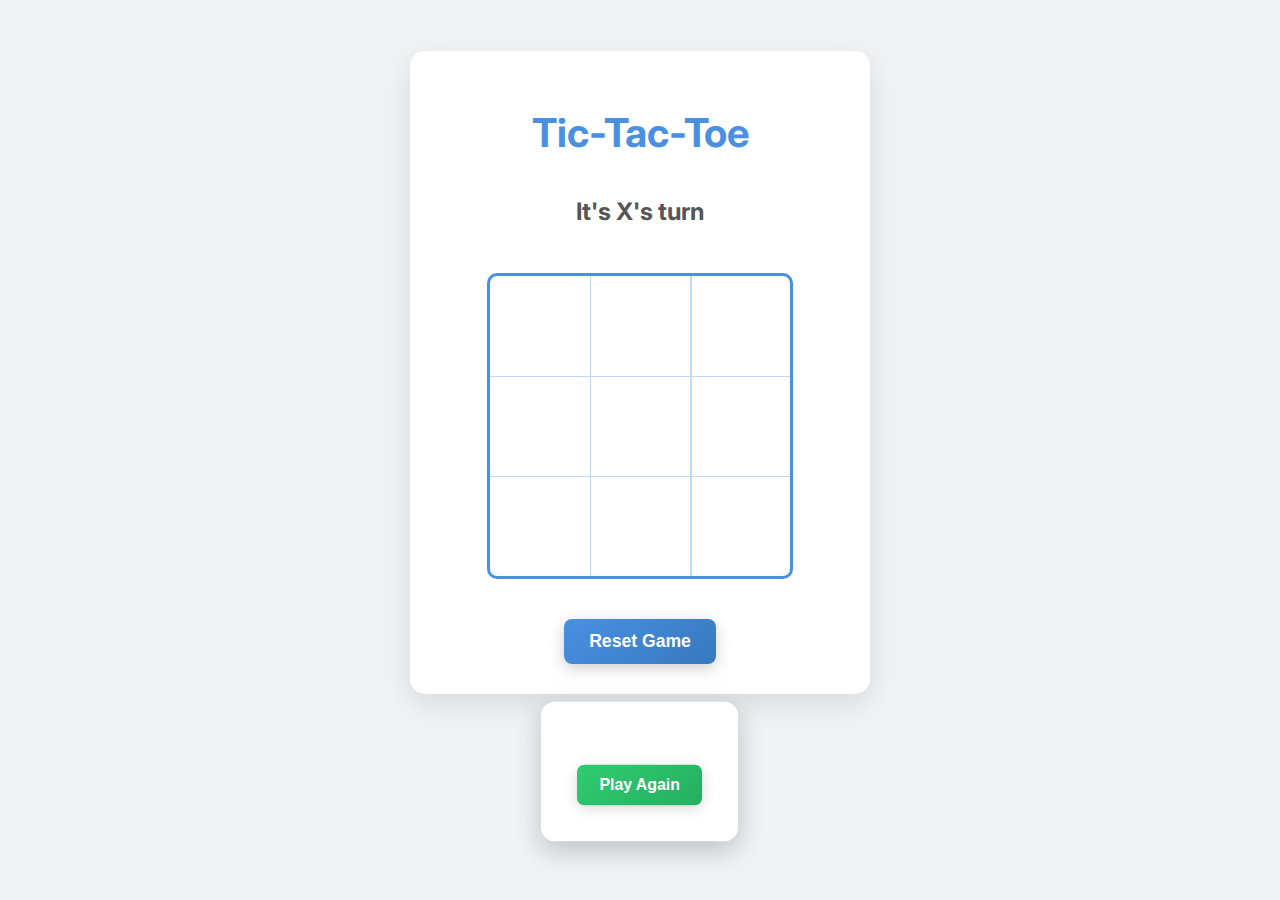
<file: index.html>
<!DOCTYPE html>
<html lang="en">
<head>
    <!-- change -->
    <meta charset="UTF-8">
    <meta name="viewport" content="width=device-width, initial-scale=1.0">
    <title>Tic-Tac-Toe Game</title>
    <!-- Link to the external CSS file -->
    <link rel="stylesheet" href="style.css">
    <!-- Google Fonts - Inter for a clean, modern look -->
    <link href="https://fonts.googleapis.com/css2?family=Inter:wght@400;700&display=swap" rel="stylesheet">
</head>
<body>
    <div class="game-container">
        <h1>Tic-Tac-Toe</h1>
        <div id="gameStatus"></div>
        <div class="game-board" id="gameBoard">
            <!-- Cells will be dynamically generated by JavaScript -->
        </div>
        <button id="resetButton">Reset Game</button>
    </div>

    <!-- Custom Message Box for win/draw -->
    <div class="message-boxx" id="messageBox">
        <div class="message-content">
            <h2 id="messageTitle"></h2>
            <p id="messageText"></p>
            <button id="closeMessageButton">Play Again</button>
        </div>
    </div>

    <!-- Link to the external JavaScript file -->
    <script src="script.js"></script>
</body>
</html>
</file>
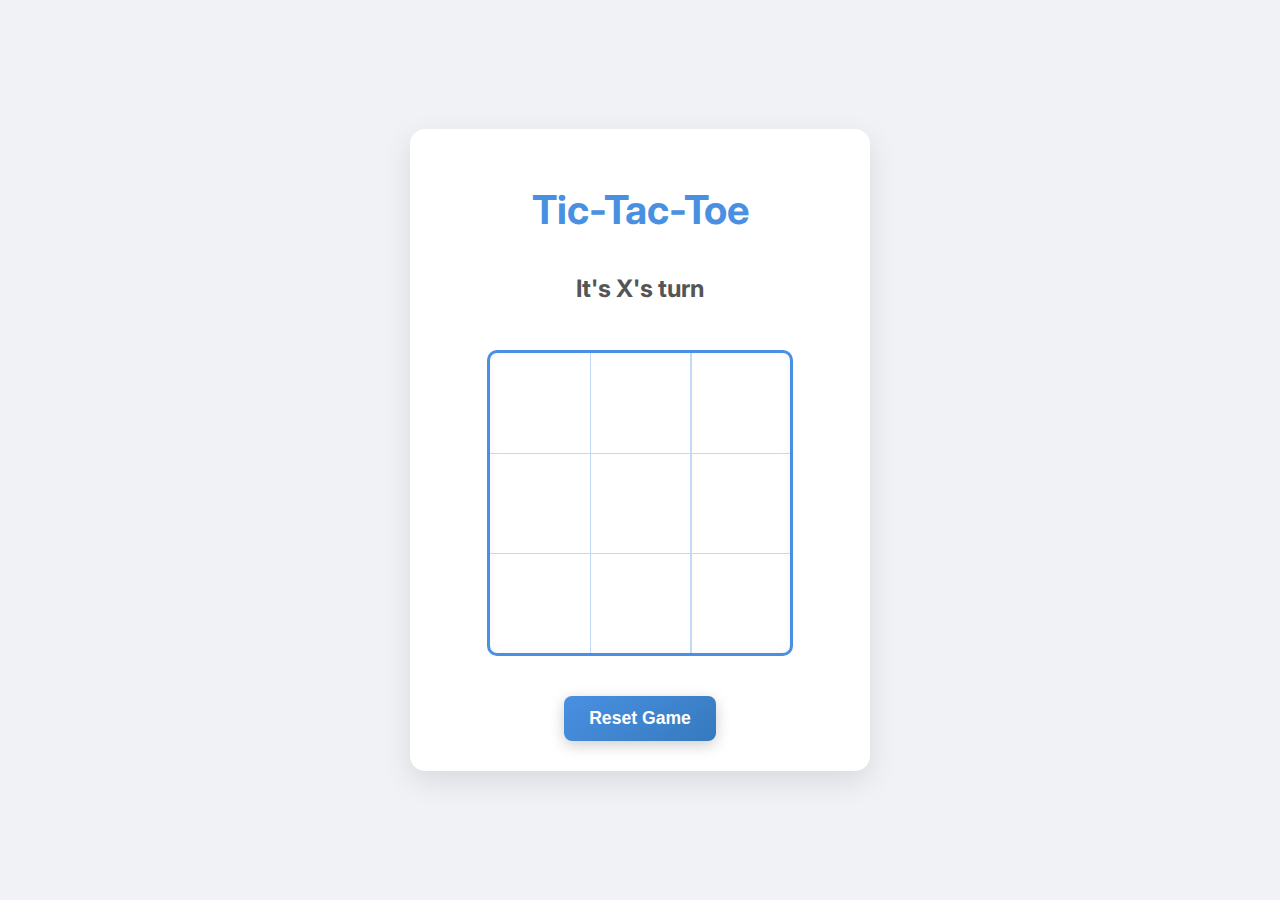
<file: game.html>
<!DOCTYPE html>
<html lang="en">
<head>
    <meta charset="UTF-8">
    <meta name="viewport" content="width=device-width, initial-scale=1.0">
    <title>Tic-Tac-Toe Game</title>
    <!-- Google Fonts - Inter for a clean, modern look -->
    <link href="https://fonts.googleapis.com/css2?family=Inter:wght@400;700&display=swap" rel="stylesheet">
    <style>
        /* General body styling */
        body {
            font-family: 'Inter', sans-serif; /* Use Inter font */
            display: flex;
            flex-direction: column;
            justify-content: center;
            align-items: center;
            min-height: 100vh;
            background-color: #f0f2f5; /* Light gray background */
            margin: 0;
            padding: 20px;
            box-sizing: border-box; /* Include padding in element's total width and height */
            color: #333;
        }

        /* Main game container */
        .game-container {
            background-color: #ffffff;
            padding: 30px;
            border-radius: 15px; /* Rounded corners */
            box-shadow: 0 10px 30px rgba(0, 0, 0, 0.1); /* Soft shadow */
            text-align: center;
            max-width: 90%; /* Max width for responsiveness */
            width: 400px; /* Fixed width for larger screens */
            display: flex;
            flex-direction: column;
            align-items: center;
            gap: 20px;
        }

        /* Game title */
        h1 {
            color: #4a90e2; /* Blue color for title */
            margin-bottom: 20px;
            font-size: 2.5em;
            font-weight: 700;
        }

        /* Game status display */
        #gameStatus {
            font-size: 1.5em;
            font-weight: 700;
            margin-bottom: 20px;
            color: #555;
            min-height: 1.5em; /* Ensure consistent height */
        }

        /* Tic-Tac-Toe board grid */
        .game-board {
            display: grid;
            grid-template-columns: repeat(3, 1fr); /* 3 columns, equal width */
            grid-template-rows: repeat(3, 1fr); /* 3 rows, equal height */
            width: 300px; /* Fixed board size */
            height: 300px;
            border: 3px solid #4a90e2; /* Blue border for the board */
            border-radius: 10px;
            overflow: hidden; /* Hide overflow for rounded corners */
            box-shadow: inset 0 0 10px rgba(0, 0, 0, 0.05); /* Inner shadow */
        }

        /* Individual cells on the board */
        .cell {
            width: 100%;
            height: 100%;
            display: flex;
            justify-content: center;
            align-items: center;
            font-size: 3em; /* Large font for X/O */
            font-weight: 700;
            cursor: pointer;
            border: 1px solid #c0d9f7; /* Lighter blue border between cells */
            transition: background-color 0.2s ease-in-out, transform 0.1s ease-in-out;
            user-select: none; /* Prevent text selection */
        }

        /* Remove specific borders for a cleaner look */
        .cell:nth-child(3n) { border-right: none; }
        .cell:nth-child(3n+1) { border-left: none; }
        .cell:nth-child(n) { border-top: none; }
        .cell:nth-child(n+7) { border-bottom: none; }

        /* Hover effect for playable cells */
        .cell:not(.occupied):hover {
            background-color: #e0f0ff; /* Light blue on hover */
            transform: scale(1.02);
        }

        /* Styling for 'X' and 'O' marks */
        .cell.X {
            color: #e74c3c; /* Red for X */
        }

        .cell.O {
            color: #2ecc71; /* Green for O */
        }

        /* Button styling */
        button {
            padding: 12px 25px;
            font-size: 1.1em;
            font-weight: 700;
            border: none;
            border-radius: 8px;
            cursor: pointer;
            background: linear-gradient(145deg, #4a90e2, #357ABD); /* Blue gradient */
            color: white;
            box-shadow: 0 4px 15px rgba(0, 0, 0, 0.2);
            transition: all 0.3s ease;
            outline: none;
            margin-top: 20px;
        }

        button:hover {
            background: linear-gradient(145deg, #357ABD, #4a90e2); /* Inverted gradient on hover */
            box-shadow: 0 6px 20px rgba(0, 0, 0, 0.3);
            transform: translateY(-2px);
        }

        button:active {
            transform: translateY(0);
            box-shadow: 0 2px 5px rgba(0, 0, 0, 0.2);
        }

        /* Message box styling (for win/draw) */
        .message-box {
            position: fixed;
            top: 0;
            left: 0;
            width: 100%;
            height: 100%;
            background-color: rgba(0, 0, 0, 0.6); /* Semi-transparent background */
            display: flex;
            justify-content: center;
            align-items: center;
            z-index: 1000;
            opacity: 0;
            visibility: hidden;
            transition: opacity 0.3s ease, visibility 0.3s ease;
        }

        .message-box.show {
            opacity: 1;
            visibility: visible;
        }

        .message-content {
            background-color: #ffffff;
            padding: 40px;
            border-radius: 15px;
            box-shadow: 0 10px 30px rgba(0, 0, 0, 0.2);
            text-align: center;
            transform: scale(0.9);
            transition: transform 0.3s ease;
            max-width: 80%;
        }

        .message-box.show .message-content {
            transform: scale(1);
        }

        .message-content h2 {
            color: #4a90e2;
            font-size: 2.2em;
            margin-bottom: 15px;
        }

        .message-content p {
            font-size: 1.3em;
            color: #555;
            margin-bottom: 30px;
        }

        .message-content button {
            background: linear-gradient(145deg, #2ecc71, #27ae60); /* Green gradient for close button */
            box-shadow: 0 4px 15px rgba(0, 0, 0, 0.15);
            margin-top: 0; /* Override default button margin */
        }

        .message-content button:hover {
            background: linear-gradient(145deg, #27ae60, #2ecc71);
        }

        /* Responsive adjustments */
        @media (max-width: 600px) {
            .game-container {
                padding: 20px;
                width: 95%; /* Adjust width for smaller screens */
            }

            h1 {
                font-size: 2em;
            }

            #gameStatus {
                font-size: 1.2em;
            }

            .game-board {
                width: 280px; /* Slightly smaller board */
                height: 280px;
            }

            .cell {
                font-size: 2.5em;
            }

            button {
                padding: 10px 20px;
                font-size: 1em;
            }

            .message-content {
                padding: 30px;
            }

            .message-content h2 {
                font-size: 1.8em;
            }

            .message-content p {
                font-size: 1.1em;
            }
        }

        @media (max-width: 400px) {
            .game-board {
                width: 250px; /* Even smaller board for very small screens */
                height: 250px;
            }
            .cell {
                font-size: 2.2em;
            }
        }
    </style>
</head>
<body>
    <div class="game-container">
        <h1>Tic-Tac-Toe</h1>
        <div id="gameStatus"></div>
        <div class="game-board" id="gameBoard">
            <!-- Cells will be dynamically generated by JavaScript -->
        </div>
        <button id="resetButton">Reset Game</button>
    </div>

    <!-- Custom Message Box for win/draw -->
    <div class="message-box" id="messageBox">
        <div class="message-content">
            <h2 id="messageTitle"></h2>
            <p id="messageText"></p>
            <button id="closeMessageButton">Play Again</button>
        </div>
    </div>

    <script>
        // DOM elements
        const gameBoard = document.getElementById('gameBoard');
        const gameStatus = document.getElementById('gameStatus');
        const resetButton = document.getElementById('resetButton');
        const messageBox = document.getElementById('messageBox');
        const messageTitle = document.getElementById('messageTitle');
        const messageText = document.getElementById('messageText');
        const closeMessageButton = document.getElementById('closeMessageButton');

        // Game variables
        let board = ['', '', '', '', '', '', '', '', '']; // Represents the 3x3 board
        let currentPlayer = 'X'; // 'X' starts the game
        let gameActive = true; // True if the game is ongoing

        // Winning conditions (indices of cells that form a win)
        const winningConditions = [
            [0, 1, 2], // Top row
            [3, 4, 5], // Middle row
            [6, 7, 8], // Bottom row
            [0, 3, 6], // Left column
            [1, 4, 7], // Middle column
            [2, 5, 8], // Right column
            [0, 4, 8], // Diagonal from top-left
            [2, 4, 6]  // Diagonal from top-right
        ];

        /**
         * Initializes the game board by creating 9 cell elements.
         * Attaches click event listeners to each cell.
         */
        function initializeGame() {
            gameBoard.innerHTML = ''; // Clear any existing cells
            board.forEach((cell, index) => {
                const cellElement = document.createElement('div');
                cellElement.classList.add('cell');
                cellElement.dataset.index = index; // Store index for easy access
                cellElement.addEventListener('click', handleCellClick);
                gameBoard.appendChild(cellElement);
            });
            updateGameStatus();
        }

        /**
         * Updates the text display for the current game status.
         * Shows whose turn it is.
         */
        function updateGameStatus() {
            gameStatus.textContent = `It's ${currentPlayer}'s turn`;
        }

        /**
         * Handles a click event on a game cell.
         * @param {Event} event - The click event object.
         */
        function handleCellClick(event) {
            const clickedCell = event.target;
            const clickedCellIndex = parseInt(clickedCell.dataset.index);

            // If the cell is already occupied or the game is not active, do nothing
            if (board[clickedCellIndex] !== '' || !gameActive) {
                return;
            }

            // Place the current player's mark on the board and in the cell
            board[clickedCellIndex] = currentPlayer;
            clickedCell.textContent = currentPlayer;
            clickedCell.classList.add(currentPlayer); // Add class for styling (X or O)
            clickedCell.classList.add('occupied'); // Mark as occupied

            checkGameResult(); // Check if there's a winner or a draw
        }

        /**
         * Checks the game board for a win or a draw condition.
         * If a win or draw is detected, updates game status and shows message box.
         */
        function checkGameResult() {
            let roundWon = false;

            // Check all winning conditions
            for (let i = 0; i < winningConditions.length; i++) {
                const winCondition = winningConditions[i];
                let a = board[winCondition[0]];
                let b = board[winCondition[1]];
                let c = board[winCondition[2]];

                // If any cell in the condition is empty, continue to next condition
                if (a === '' || b === '' || c === '') {
                    continue;
                }
                // If all cells in the condition match, a player has won
                if (a === b && b === c) {
                    roundWon = true;
                    break;
                }
            }

            if (roundWon) {
                gameActive = false; // End the game
                showMessageBox(`Player ${currentPlayer} Wins!`, 'Congratulations!');
                return;
            }

            // Check for a draw (if no winner and all cells are filled)
            let roundDraw = !board.includes(''); // True if no empty cells
            if (roundDraw) {
                gameActive = false; // End the game
                showMessageBox('Game Draw!', 'It\'s a tie!');
                return;
            }

            // If no win or draw, switch to the next player
            switchPlayer();
        }

        /**
         * Switches the current player from 'X' to 'O' or 'O' to 'X'.
         * Updates the game status display.
         */
        function switchPlayer() {
            currentPlayer = currentPlayer === 'X' ? 'O' : 'X';
            updateGameStatus();
        }

        /**
         * Resets the game to its initial state.
         * Clears the board, resets current player, and reactivates the game.
         */
        function resetGame() {
            board = ['', '', '', '', '', '', '', '', ''];
            currentPlayer = 'X';
            gameActive = true;
            initializeGame(); // Re-render the board
            hideMessageBox(); // Hide any active message box
        }

        /**
         * Displays a custom message box with a title and message.
         * @param {string} title - The title for the message box.
         * @param {string} message - The main message content.
         */
        function showMessageBox(title, message) {
            messageTitle.textContent = title;
            messageText.textContent = message;
            messageBox.classList.add('show');
        }

        /**
         * Hides the custom message box.
         */
        function hideMessageBox() {
            messageBox.classList.remove('show');
        }

        // Event Listeners
        resetButton.addEventListener('click', resetGame);
        closeMessageButton.addEventListener('click', resetGame); // Close message box and reset game

        // Initialize the game when the page loads
        window.onload = initializeGame;
    </script>
</body>
</html>
</file>
<file: style.css>
/* General body styling */
body {
    font-family: 'Inter', sans-serif; /* Use Inter font */
    display: flex;
    flex-direction: column;
    justify-content: center;
    align-items: center;
    min-height: 100vh;
    background-color: #f0f2f5; /* Light gray background */
    margin: 0;
    padding: 20px;
    box-sizing: border-box; /* Include padding in element's total width and height */
    color: #333;
}

/* Main game container */
.game-container {
    background-color: #ffffff;
    padding: 30px;
    border-radius: 15px; /* Rounded corners */
    box-shadow: 0 10px 30px rgba(0, 0, 0, 0.1); /* Soft shadow */
    text-align: center;
    max-width: 90%; /* Max width for responsiveness */
    width: 400px; /* Fixed width for larger screens */
    display: flex;
    flex-direction: column;
    align-items: center;
    gap: 20px;
}

/* Game title */
h1 {
    color: #4a90e2; /* Blue color for title */
    margin-bottom: 20px;
    font-size: 2.5em;
    font-weight: 700;
}

/* Game status display */
#gameStatus {
    font-size: 1.5em;
    font-weight: 700;
    margin-bottom: 20px;
    color: #555;
    min-height: 1.5em; /* Ensure consistent height */
}

/* Tic-Tac-Toe board grid */
.game-board {
    display: grid;
    grid-template-columns: repeat(3, 1fr); /* 3 columns, equal width */
    grid-template-rows: repeat(3, 1fr); /* 3 rows, equal height */
    width: 300px; /* Fixed board size */
    height: 300px;
    border: 3px solid #4a90e2; /* Blue border for the board */
    border-radius: 10px;
    overflow: hidden; /* Hide overflow for rounded corners */
    box-shadow: inset 0 0 10px rgba(0, 0, 0, 0.05); /* Inner shadow */
}

/* Individual cells on the boards */
.cell {
    width: 100%;
    height: 100%;
    display: flex;
    justify-content: center;
    align-items: center;
    font-size: 3em; /* Large font for X/O */
    font-weight: 700;
    cursor: pointer; /* cursor*/
    border: 1px solid #c0d9f7; 
    transition: background-color 0.2s ease-in-out, transform 0.1s ease-in-out;
    user-select: none; 
}

/* Remove specific borders for a cleaner look */
.cell:nth-child(3n) { border-right: none; }
.cell:nth-child(3n+1) { border-left: none; }
.cell:nth-child(n) { border-top: none; }
.cell:nth-child(n+7) { border-bottom: none; }


.cell:not(.occupied):hover {
    background-color: #e0f0ff; 
}


.cell.X {
    color: #e74c3c; /* Red for X */
}

.cell.O {
    color: #2ecc71; /* Green for O */
}

/* Button styling */
button {
    padding: 12px 25px;
    font-size: 1.1em;
    font-weight: 700;
    border: none;
    border-radius: 8px;
    cursor: pointer;
    background: linear-gradient(145deg, #4a90e2, #357ABD); /* Blue gradient */
    color: white;
    box-shadow: 0 4px 15px rgba(0, 0, 0, 0.2);
    transition: all 0.3s ease;
    outline: none;
    margin-top: 20px;
}

button:hover {
    background: linear-gradient(145deg, #357ABD, #4a90e2); /* Inverted gradient on hover */
    box-shadow: 0 6px 20px rgba(0, 0, 0, 0.3);
    transform: translateY(-2px);
}

button:active {
    transform: translateY(0);
    box-shadow: 0 2px 5px rgba(0, 0, 0, 0.2);
}

/* Message box styling (for win/draw) */
.message-box {
    position: fixed;
    top: 0;
    left: 0;
    width: 100%;
    height: 100%;
    background-color: rgba(0, 0, 0, 0.6); /* Semi-transparent background */
    display: flex;
    justify-content: center;
    align-items: center;
    z-index: 1000;
    opacity: 0;
    visibility: hidden;
    transition: opacity 0.3s ease, visibility 0.3s ease;
}

.message-box.show {
    opacity: 1;
    visibility: visible;
}

.message-content {
    background-color: #ffffff;
    padding: 40px;
    border-radius: 15px;
    box-shadow: 0 10px 30px rgba(0, 0, 0, 0.2);
    text-align: center;
    transform: scale(0.9);
    transition: transform 0.3s ease;
    max-width: 80%;
}

.message-box.show .message-content {
    transform: scale(1);
}

.message-content h2 {
    color: #4a90e2;
    font-size: 2.2em;
    margin-bottom: 15px;
}

.message-content p {
    font-size: 1.3em;
    color: #555;
    margin-bottom: 30px;
}

.message-content button {
    background: linear-gradient(145deg, #2ecc71, #27ae60); /* Green gradient for close button */
    box-shadow: 0 4px 15px rgba(0, 0, 0, 0.15);
    margin-top: 0; /* Override default button margin */
}

.message-content button:hover {
    background: linear-gradient(145deg, #27ae60, #2ecc71);
}

/* Responsive adjustments */
@media (max-width: 600px) {
    .game-container {
        padding: 20px;
        width: 95%; /* Adjust width for smaller screens */
    }

    h1 {
        font-size: 2em;
    }

    #gameStatus {
        font-size: 1.2em;
    }

    .game-board {
        width: 280px; /* Slightly smaller board */
        height: 280px;
    }

    .cell {
        font-size: 2.5em;
    }

    button {
        padding: 10px 20px;
        font-size: 1em;
    }

    .message-content {
        padding: 30px;
    }

    .message-content h2 {
        font-size: 1.8em;
    }

    .message-content p {
        font-size: 1.1em;
    }
}

@media (max-width: 400px) {
    .game-board {
        width: 250px; /* Even smaller board for very small screens */
        height: 250px;
    }
    .cell {
        font-size: 2.2em;
    }
}
</file>
